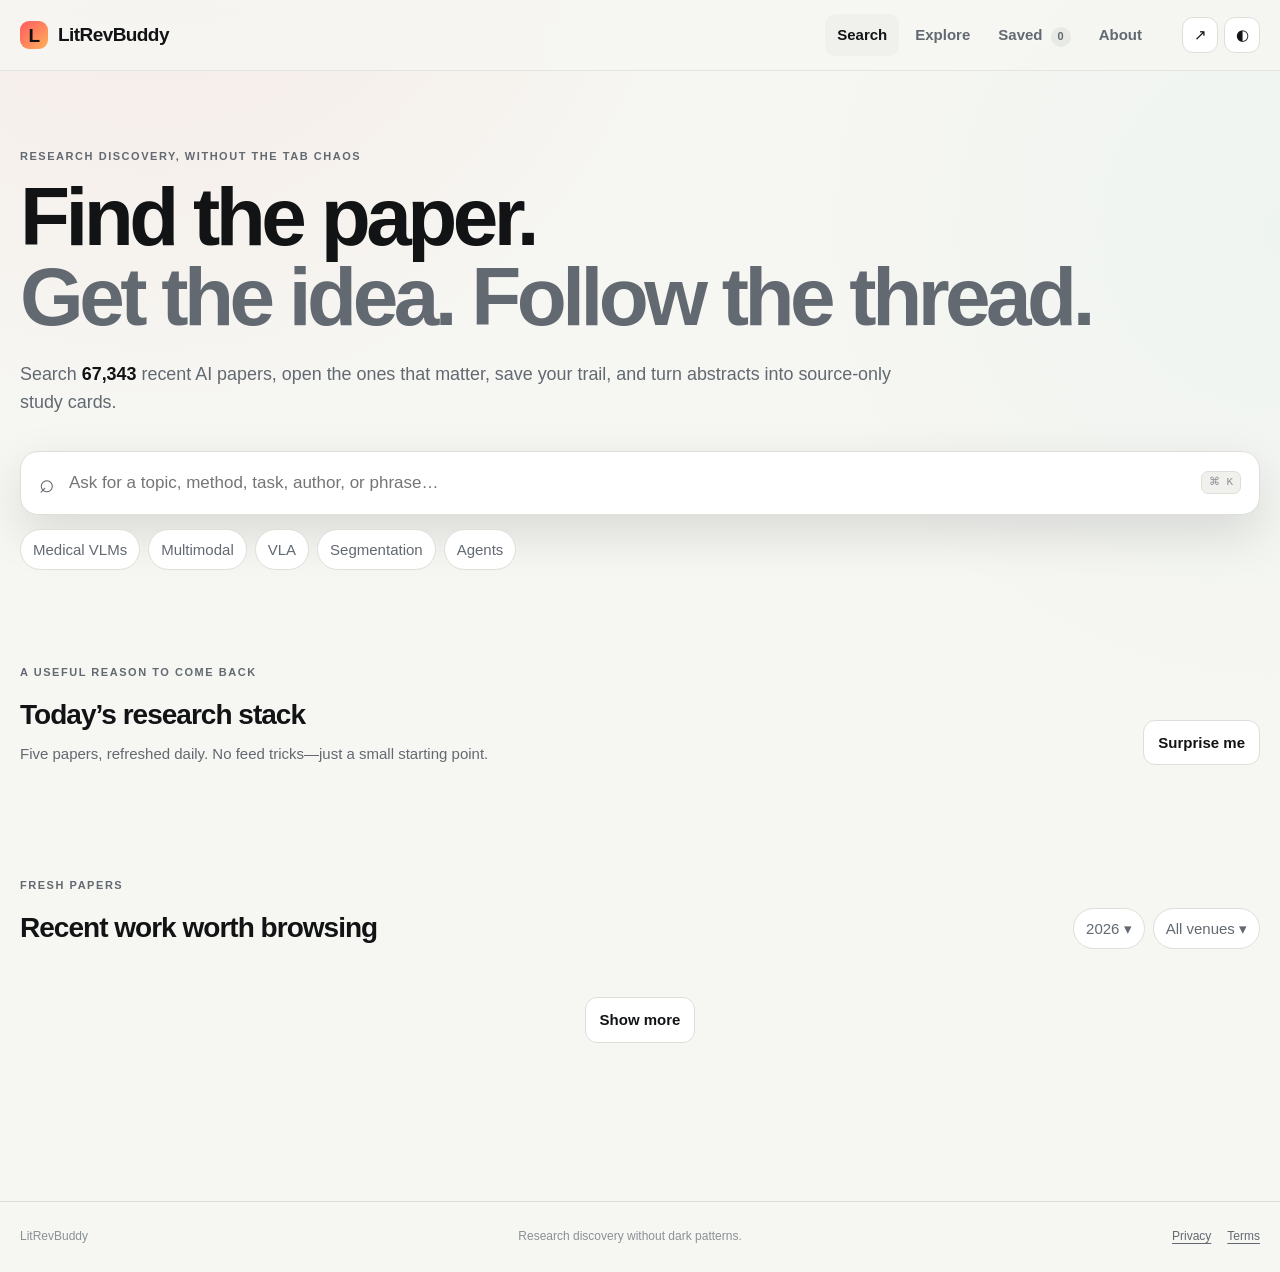
<file: web/index.html>
<!doctype html>
<html lang="en">
<head>
  <meta charset="utf-8" />
  <meta name="viewport" content="width=device-width,initial-scale=1,viewport-fit=cover" />
  <meta name="theme-color" content="#0b0d10" />
  <meta name="description" content="Search, understand, and connect recent AI research." />
  <meta name="referrer" content="no-referrer" />
  <title>LitRevBuddy — Find the paper. Get the idea. Follow the thread.</title>
  <link rel="manifest" href="./manifest.webmanifest" />
  <link rel="stylesheet" href="./styles.css" />
</head>
<body>
  <a class="skip-link" href="#main">Skip to content</a>

  <header class="site-header" id="siteHeader">
    <div class="shell header-inner">
      <button class="brand" data-route="search" aria-label="LitRevBuddy home">
        <span class="brand-mark">L</span>
        <span>LitRevBuddy</span>
      </button>

      <nav class="nav" aria-label="Primary">
        <button data-route="search" class="nav-link active">Search</button>
        <button data-route="explore" class="nav-link">Explore</button>
        <button data-route="saved" class="nav-link">Saved <span id="savedCount" class="nav-count">0</span></button>
        <button data-route="about" class="nav-link">About</button>
      </nav>

      <div class="header-actions">
        <button class="icon-btn" id="surpriseHeader" title="Surprise me" aria-label="Surprise me">↗</button>
        <button class="icon-btn" id="themeToggle" title="Toggle theme" aria-label="Toggle theme">◐</button>
      </div>
    </div>
  </header>

  <main id="main" class="shell page" tabindex="-1">
    <section id="searchView" class="view active" data-view="search">
      <div class="hero">
        <div class="eyebrow">Research discovery, without the tab chaos</div>
        <h1>Find the paper.<br><span>Get the idea. Follow the thread.</span></h1>
        <p class="hero-copy">Search <strong id="paperCountHero">67,343</strong> recent AI papers, open the ones that matter, save your trail, and turn abstracts into source-only study cards.</p>

        <div class="search-shell">
          <span class="search-icon" aria-hidden="true">⌕</span>
          <input id="searchInput" type="search" autocomplete="off" spellcheck="false"
            placeholder="Ask for a topic, method, task, author, or phrase…" aria-label="Search papers" />
          <kbd>⌘ K</kbd>
        </div>

        <div class="quick-row" aria-label="Suggested searches">
          <button class="chip" data-query="medical vision-language models">Medical VLMs</button>
          <button class="chip" data-query="multimodal learning">Multimodal</button>
          <button class="chip" data-query="robot policy vision language action">VLA</button>
          <button class="chip" data-query="foundation models segmentation">Segmentation</button>
          <button class="chip" data-query="agent reasoning planning">Agents</button>
        </div>
      </div>

      <section class="daily-section" id="dailySection">
        <div class="section-heading">
          <div>
            <div class="eyebrow">A useful reason to come back</div>
            <h2>Today’s research stack</h2>
            <p>Five papers, refreshed daily. No feed tricks—just a small starting point.</p>
          </div>
          <button class="secondary-btn" id="surpriseBtn">Surprise me</button>
        </div>
        <div id="dailyStack" class="card-grid"></div>
      </section>

      <section class="results-section" id="resultsSection">
        <div class="results-toolbar">
          <div>
            <div class="eyebrow" id="resultsEyebrow">Fresh papers</div>
            <h2 id="resultsTitle">Recent work worth browsing</h2>
          </div>
          <div class="toolbar-actions">
            <button id="yearFilterBtn" class="filter-btn">2026 ▾</button>
            <button id="venueFilterBtn" class="filter-btn">All venues ▾</button>
          </div>
        </div>

        <div id="activeFilters" class="active-filters" aria-live="polite"></div>
        <div id="resultsList" class="paper-list"></div>
        <div class="load-row">
          <button class="secondary-btn" id="loadMoreBtn">Show more</button>
        </div>
      </section>
    </section>

    <section id="exploreView" class="view" data-view="explore">
      <div class="page-hero compact">
        <div class="eyebrow">Explore the landscape</div>
        <h1>Move by idea, not by citation count.</h1>
        <p>Browse automatically discovered research themes or click the map to jump into a neighborhood.</p>
      </div>

      <div class="explore-tabs" role="tablist">
        <button class="tab-btn active" data-explore-tab="topics">Topics</button>
        <button class="tab-btn" data-explore-tab="map">Topic map</button>
        <button class="tab-btn" data-explore-tab="citations">Citation map</button>
        <button class="tab-btn" data-explore-tab="knowledge">Knowledge map</button>
      </div>

      <div id="topicsPanel" class="explore-panel active">
        <div id="topicGrid" class="topic-grid"></div>
      </div>
      <div id="mapPanel" class="explore-panel">
        <div class="map-card">
          <canvas id="topicMap" aria-label="Interactive topic map"></canvas>
          <div id="mapTooltip" class="map-tooltip" hidden></div>
        </div>
        <p class="microcopy">Each dot is a paper. Nearby dots share similar topic features. Click a dot to open it.</p>
      </div>

      <div id="citationsPanel" class="explore-panel">
        <div class="citation-toolbar">
          <div>
            <div class="eyebrow">Bibliographic network</div>
            <h2>Citation map</h2>
            <p id="citationStatus">Looking for published citation data…</p>
          </div>
          <div class="citation-actions">
            <input id="citationSearch" type="search" placeholder="Find a seed or cited paper…" aria-label="Search citation graph" />
            <select id="citationRelationFilter" aria-label="Citation view">
              <option value="neighborhood">Citation neighborhood</option>
              <option value="direct">Direct seed citations</option>
              <option value="shared">Shared references</option>
            </select>
            <label class="secondary-btn upload-btn">Open citation graph
              <input id="citationGraphUpload" type="file" accept=".json,application/json" hidden />
            </label>
          </div>
        </div>
        <div class="citation-layout">
          <div class="map-card citation-map-card">
            <canvas id="citationMap" aria-label="Interactive citation graph"></canvas>
            <div id="citationTooltip" class="map-tooltip" hidden></div>
          </div>
          <aside id="citationDetails" class="citation-details">
            <div class="empty compact-empty">Select a node to inspect its relationships.</div>
          </aside>
        </div>
        <p class="microcopy">Every edge is an explicit bibliographic citation. The neighborhood view adds older papers cited by multiple LitRevBuddy seeds; it does not infer similarity or citation relationships. Uploaded JSON stays only in this page's memory.</p>
      </div>

      <div id="knowledgePanel" class="explore-panel">
        <div class="knowledge-intro">
          <div class="eyebrow">Semantic research graph</div>
          <h2>Knowledge map</h2>
          <p>Graphify will add concept, method, dataset, task, and other semantic relationships on top of LitRevBuddy abstracts and the verified citation network. This view will be enabled after the first local Graphify corpus is generated and validated.</p>
          <div class="knowledge-flow">
            <span>LitRevBuddy abstracts</span><strong>+</strong><span>verified citations</span><strong>→</strong><span>Graphify</span><strong>→</strong><span>knowledge map</span>
          </div>
        </div>
      </div>
    </section>

    <section id="savedView" class="view" data-view="saved">
      <div class="page-hero compact">
        <div class="eyebrow">Your library</div>
        <h1>Keep the thread.</h1>
        <p>Saved papers and reading history exist only for this open page. Refresh or close it and they are gone. No account required.</p>
      </div>
      <div id="savedList" class="paper-list"></div>
      <div id="recentSection" class="recent-section">
        <div class="section-heading small">
          <div>
            <div class="eyebrow">Reading trail</div>
            <h2>Recently opened</h2>
          </div>
        </div>
        <div id="recentList" class="paper-list compact-list"></div>
      </div>
    </section>

    <section id="aboutView" class="view" data-view="about">
      <div class="page-hero compact about-hero">
        <div class="eyebrow">About</div>
        <h1>Built for the moment between “I found it” and “I understand it.”</h1>
        <p>LitRevBuddy indexes recent papers across major AI and medical-AI venues, then makes it easier to search, explore, connect, and study them.</p>
      </div>

      <div class="principle-grid">
        <article><span>01</span><h3>Search first</h3><p>Get to a useful paper quickly. Filters stay secondary until you need them.</p></article>
        <article><span>02</span><h3>Source first</h3><p>Built-in Stories use sentences from the paper abstract. AI is optional, not required for trust.</p></article>
        <article><span>03</span><h3>Follow the thread</h3><p>Related papers, topics, saved work, and recent history keep context from disappearing between tabs.</p></article>
      </div>

      <div id="coverageStats" class="stats-grid"></div>

      <section class="privacy-card">
        <div class="eyebrow">Privacy by design</div>
        <h2>No account. No analytics. No subscription.</h2>
        <p>LitRevBuddy does not operate a user database, set cookies, run analytics, create accounts, sell data, or enroll visitors in subscriptions. Search terms, saved papers, reading history, and API keys are kept only in page memory and disappear when the page is refreshed or closed.</p>
        <p>GitHub Pages hosts this static site. External paper links and the optional OpenRouter AI mode are third-party services with their own privacy practices. AI mode never runs without an explicit user action.</p>
        <div class="legal-links">
          <a href="./privacy.html">Privacy notice</a>
          <a href="./terms.html">Terms & research-use notice</a>
        </div>
      </section>

      <div class="shortcut-card">
        <h3>Keyboard</h3>
        <div><kbd>/</kbd><span>Focus search</span></div>
        <div><kbd>J</kbd><span>Next result</span></div>
        <div><kbd>K</kbd><span>Previous result</span></div>
        <div><kbd>Enter</kbd><span>Open highlighted paper</span></div>
        <div><kbd>S</kbd><span>Save highlighted paper</span></div>
      </div>
    </section>
  </main>

  <aside id="paperDrawer" class="drawer" aria-hidden="true" aria-label="Paper details" role="dialog" aria-modal="true">
    <div class="drawer-backdrop" data-close-drawer></div>
    <div class="drawer-panel">
      <button class="drawer-close" data-close-drawer aria-label="Close paper">×</button>
      <div id="drawerContent"></div>
    </div>
  </aside>

  <aside id="storyModal" class="story-modal" aria-hidden="true" aria-label="Paper story" role="dialog" aria-modal="true">
    <div class="story-backdrop" data-close-story></div>
    <div class="story-panel">
      <div class="story-topbar">
        <button class="story-close" data-close-story>← Back to paper</button>
        <div class="story-mode-actions">
          <button id="extractiveStoryBtn" class="mode-btn active">Quick story</button>
          <button id="deepStoryBtn" class="mode-btn">Deep story</button>
          <button id="aiStoryBtn" class="mode-btn">AI story</button>
        </div>
      </div>
      <div id="storyContent"></div>
    </div>
  </aside>

  <div id="menuPopover" class="popover" hidden></div>
  <div id="toast" class="toast" role="status" aria-live="polite"></div>

  <footer class="site-footer">
    <div class="shell footer-inner">
      <span>LitRevBuddy</span>
      <span>Research discovery without dark patterns.</span>
      <span class="footer-links"><a href="./privacy.html">Privacy</a><a href="./terms.html">Terms</a></span>
    </div>
  </footer>

  <script type="module" src="./app.js"></script>
</body>
</html>
</file>
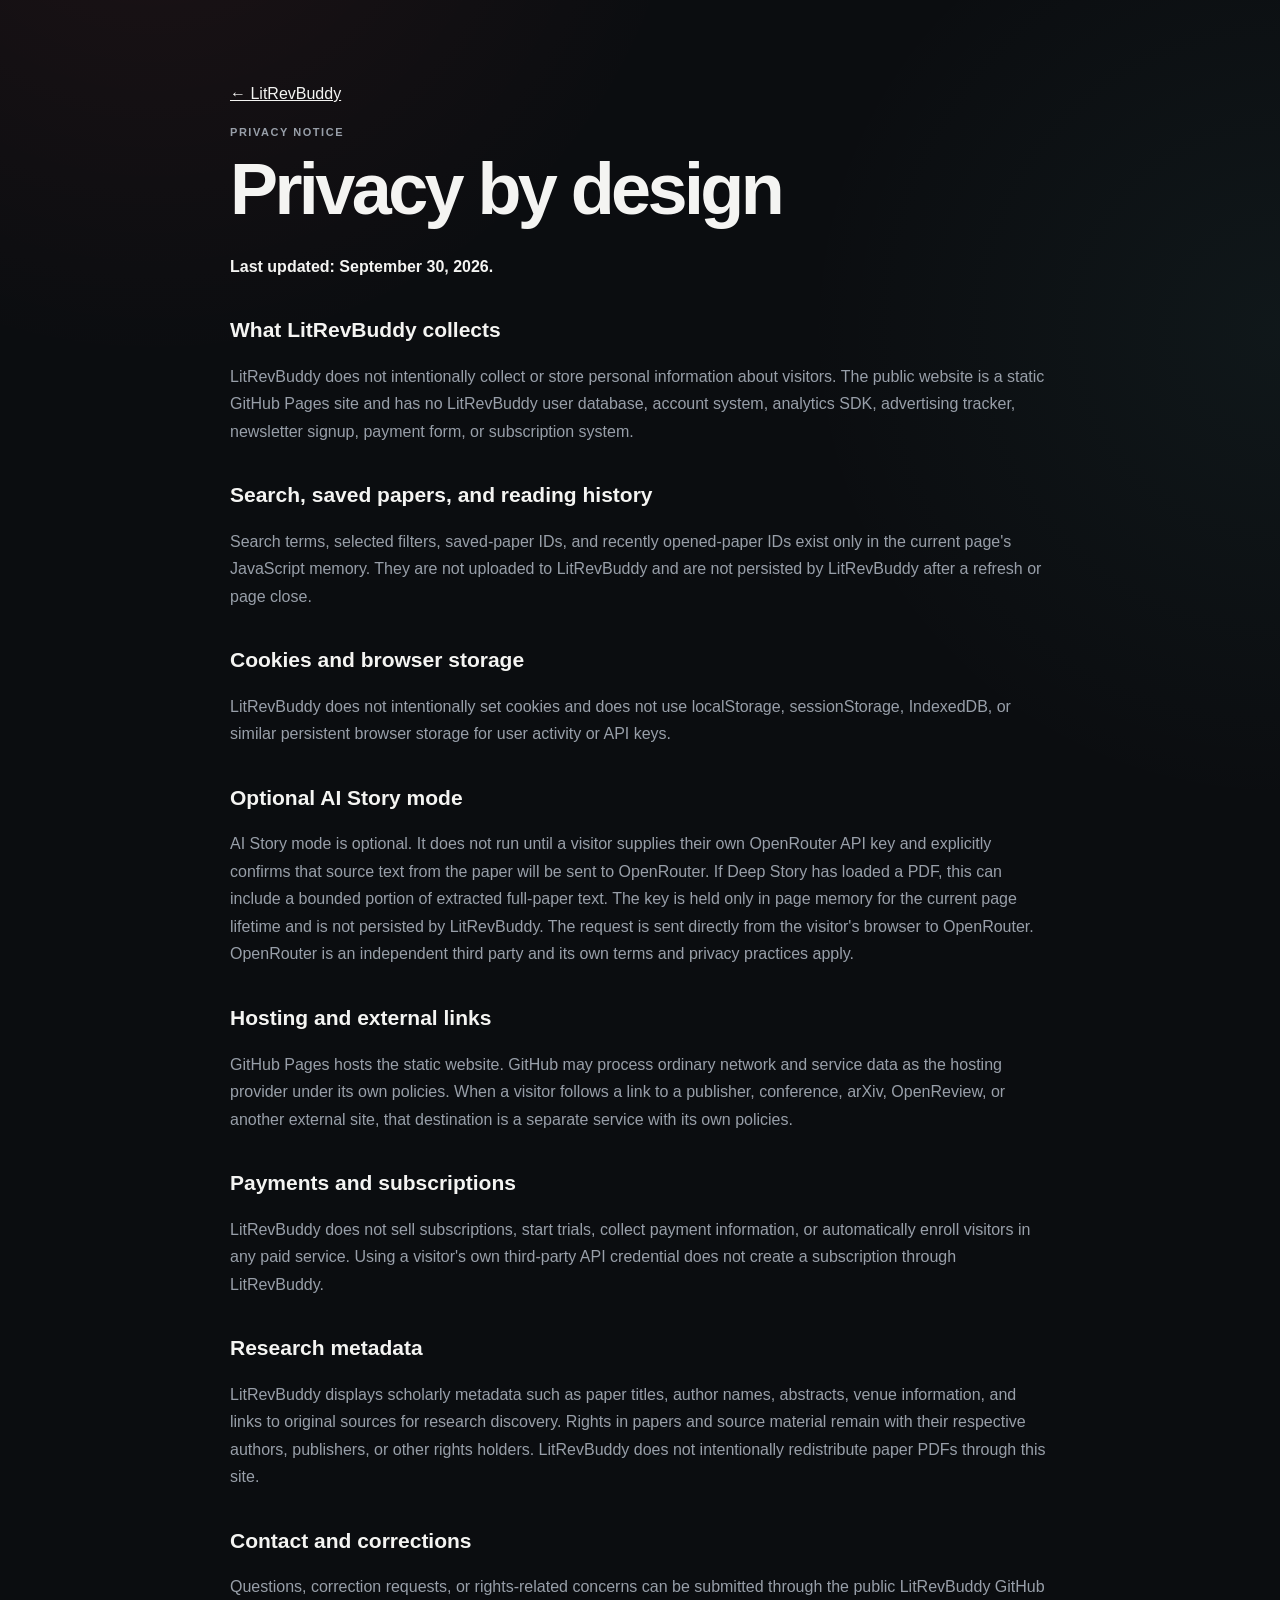
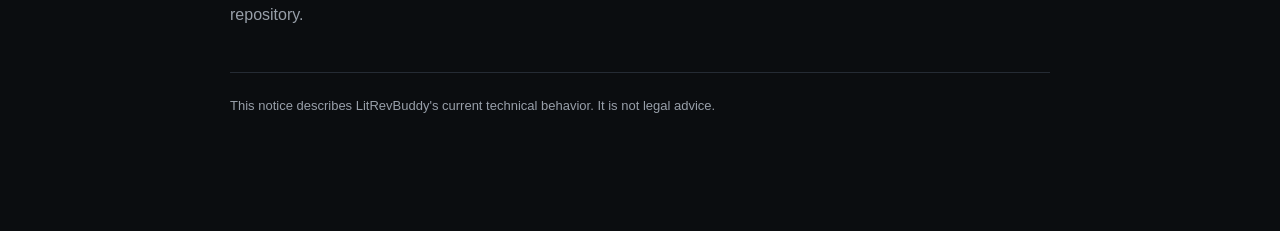
<file: web/privacy.html>
<!doctype html>
<html lang="en">
<head>
  <meta charset="utf-8" />
  <meta name="viewport" content="width=device-width,initial-scale=1" />
  <meta name="referrer" content="no-referrer" />
  <meta name="robots" content="index,follow" />
  <title>Privacy — LitRevBuddy</title>
  <link rel="stylesheet" href="./styles.css" />
</head>
<body>
  <main class="shell legal-page">
    <p><a href="./">← LitRevBuddy</a></p>
    <div class="eyebrow">Privacy notice</div>
    <h1>Privacy by design</h1>
    <p><strong>Last updated: September 30, 2026.</strong></p>

    <h2>What LitRevBuddy collects</h2>
    <p>LitRevBuddy does not intentionally collect or store personal information about visitors. The public website is a static GitHub Pages site and has no LitRevBuddy user database, account system, analytics SDK, advertising tracker, newsletter signup, payment form, or subscription system.</p>

    <h2>Search, saved papers, and reading history</h2>
    <p>Search terms, selected filters, saved-paper IDs, and recently opened-paper IDs exist only in the current page's JavaScript memory. They are not uploaded to LitRevBuddy and are not persisted by LitRevBuddy after a refresh or page close.</p>

    <h2>Cookies and browser storage</h2>
    <p>LitRevBuddy does not intentionally set cookies and does not use localStorage, sessionStorage, IndexedDB, or similar persistent browser storage for user activity or API keys.</p>

    <h2>Optional AI Story mode</h2>
    <p>AI Story mode is optional. It does not run until a visitor supplies their own OpenRouter API key and explicitly confirms that source text from the paper will be sent to OpenRouter. If Deep Story has loaded a PDF, this can include a bounded portion of extracted full-paper text. The key is held only in page memory for the current page lifetime and is not persisted by LitRevBuddy. The request is sent directly from the visitor's browser to OpenRouter. OpenRouter is an independent third party and its own terms and privacy practices apply.</p>

    <h2>Hosting and external links</h2>
    <p>GitHub Pages hosts the static website. GitHub may process ordinary network and service data as the hosting provider under its own policies. When a visitor follows a link to a publisher, conference, arXiv, OpenReview, or another external site, that destination is a separate service with its own policies.</p>

    <h2>Payments and subscriptions</h2>
    <p>LitRevBuddy does not sell subscriptions, start trials, collect payment information, or automatically enroll visitors in any paid service. Using a visitor's own third-party API credential does not create a subscription through LitRevBuddy.</p>

    <h2>Research metadata</h2>
    <p>LitRevBuddy displays scholarly metadata such as paper titles, author names, abstracts, venue information, and links to original sources for research discovery. Rights in papers and source material remain with their respective authors, publishers, or other rights holders. LitRevBuddy does not intentionally redistribute paper PDFs through this site.</p>

    <h2>Contact and corrections</h2>
    <p>Questions, correction requests, or rights-related concerns can be submitted through the public LitRevBuddy GitHub repository.</p>

    <p class="legal-note">This notice describes LitRevBuddy's current technical behavior. It is not legal advice.</p>
  </main>
</body>
</html>
</file>
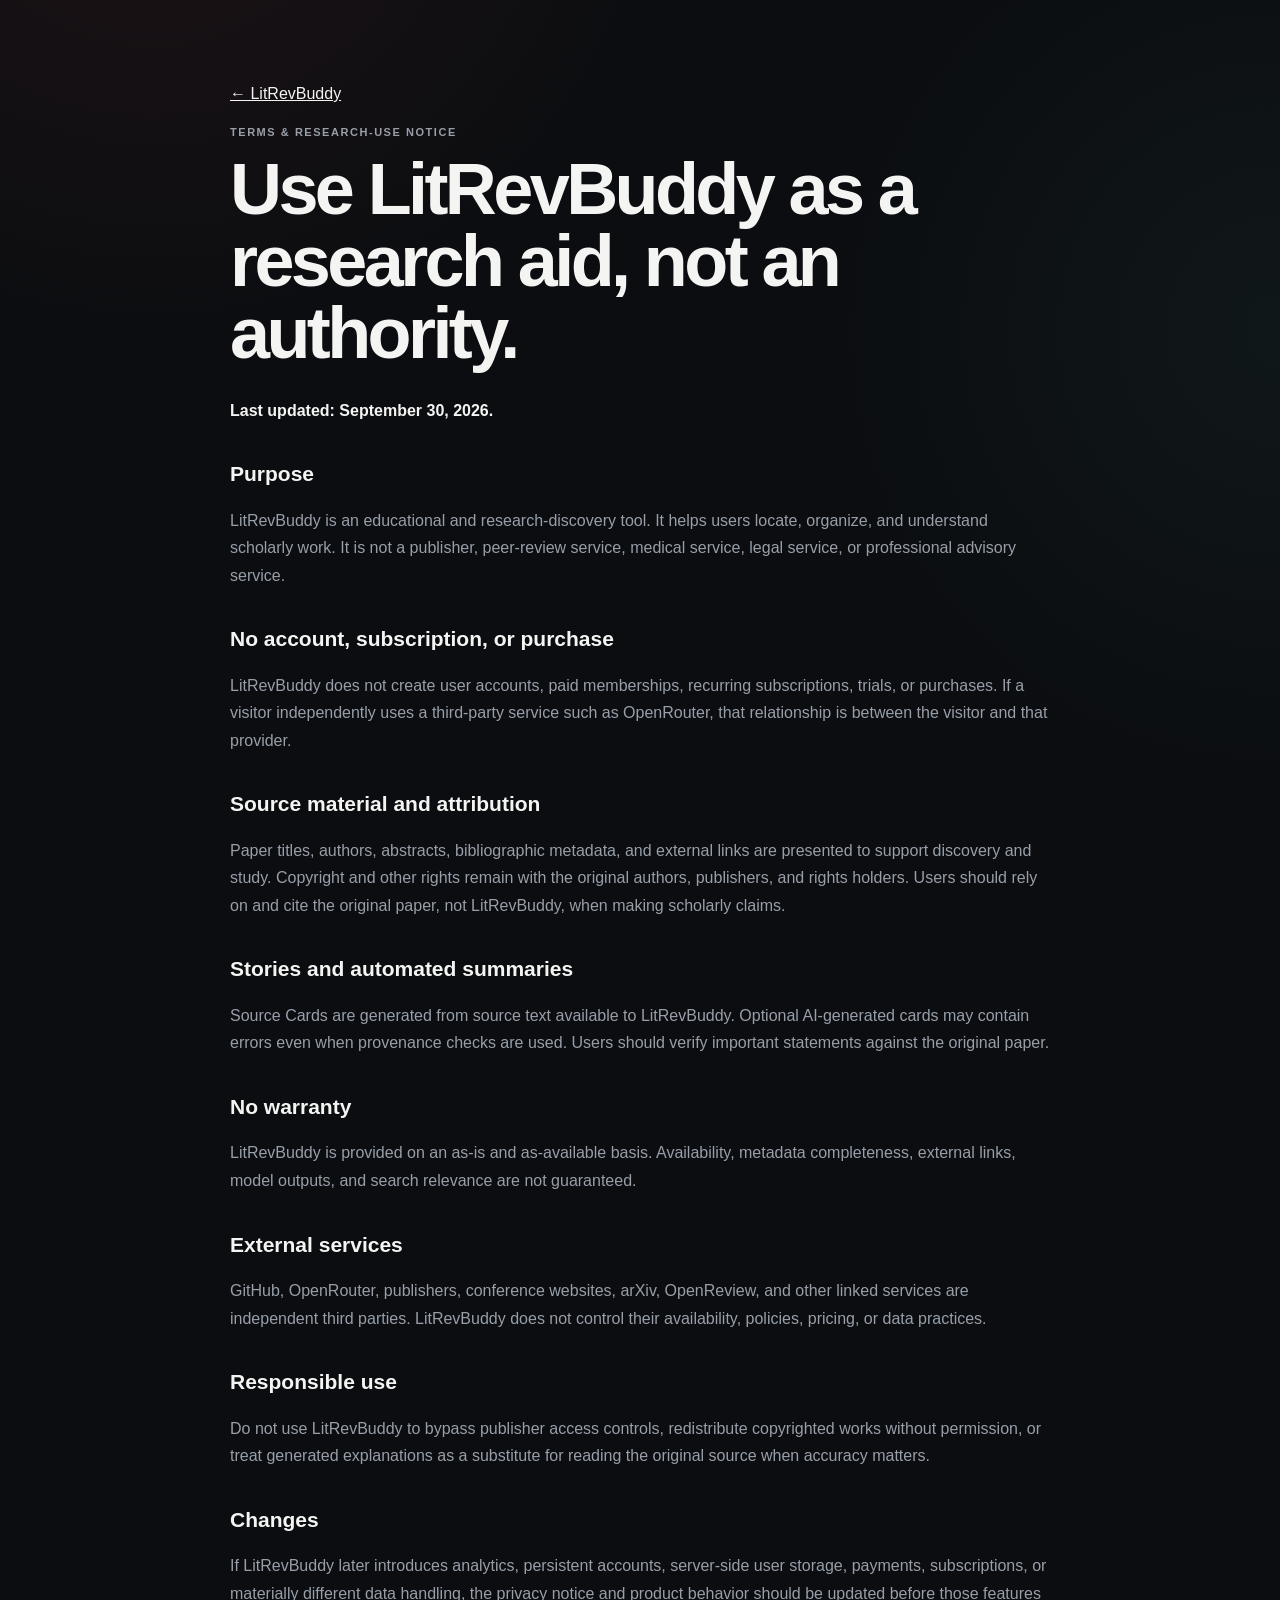
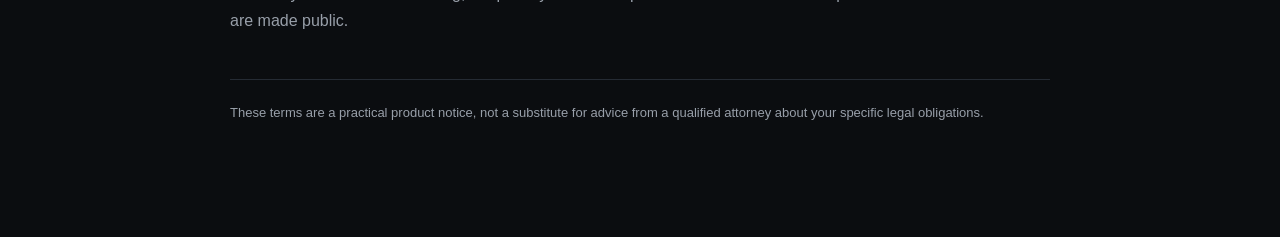
<file: web/terms.html>
<!doctype html>
<html lang="en">
<head>
  <meta charset="utf-8" />
  <meta name="viewport" content="width=device-width,initial-scale=1" />
  <meta name="referrer" content="no-referrer" />
  <title>Terms — LitRevBuddy</title>
  <link rel="stylesheet" href="./styles.css" />
</head>
<body>
  <main class="shell legal-page">
    <p><a href="./">← LitRevBuddy</a></p>
    <div class="eyebrow">Terms & research-use notice</div>
    <h1>Use LitRevBuddy as a research aid, not an authority.</h1>
    <p><strong>Last updated: September 30, 2026.</strong></p>

    <h2>Purpose</h2>
    <p>LitRevBuddy is an educational and research-discovery tool. It helps users locate, organize, and understand scholarly work. It is not a publisher, peer-review service, medical service, legal service, or professional advisory service.</p>

    <h2>No account, subscription, or purchase</h2>
    <p>LitRevBuddy does not create user accounts, paid memberships, recurring subscriptions, trials, or purchases. If a visitor independently uses a third-party service such as OpenRouter, that relationship is between the visitor and that provider.</p>

    <h2>Source material and attribution</h2>
    <p>Paper titles, authors, abstracts, bibliographic metadata, and external links are presented to support discovery and study. Copyright and other rights remain with the original authors, publishers, and rights holders. Users should rely on and cite the original paper, not LitRevBuddy, when making scholarly claims.</p>

    <h2>Stories and automated summaries</h2>
    <p>Source Cards are generated from source text available to LitRevBuddy. Optional AI-generated cards may contain errors even when provenance checks are used. Users should verify important statements against the original paper.</p>

    <h2>No warranty</h2>
    <p>LitRevBuddy is provided on an as-is and as-available basis. Availability, metadata completeness, external links, model outputs, and search relevance are not guaranteed.</p>

    <h2>External services</h2>
    <p>GitHub, OpenRouter, publishers, conference websites, arXiv, OpenReview, and other linked services are independent third parties. LitRevBuddy does not control their availability, policies, pricing, or data practices.</p>

    <h2>Responsible use</h2>
    <p>Do not use LitRevBuddy to bypass publisher access controls, redistribute copyrighted works without permission, or treat generated explanations as a substitute for reading the original source when accuracy matters.</p>

    <h2>Changes</h2>
    <p>If LitRevBuddy later introduces analytics, persistent accounts, server-side user storage, payments, subscriptions, or materially different data handling, the privacy notice and product behavior should be updated before those features are made public.</p>

    <p class="legal-note">These terms are a practical product notice, not a substitute for advice from a qualified attorney about your specific legal obligations.</p>
  </main>
</body>
</html>
</file>
<file: web/styles.css>
:root{
  color-scheme:dark;
  --bg:#0b0d10;
  --surface:#111419;
  --surface-2:#171b21;
  --surface-3:#1d222a;
  --text:#f4f4f2;
  --muted:#989fa9;
  --faint:#69717c;
  --line:#252b34;
  --accent:#ff5a5f;
  --accent-2:#ffb15a;
  --cyan:#68d7d2;
  --shadow:0 30px 80px rgba(0,0,0,.32);
  --radius:18px;
  --shell:1480px;
}
:root[data-theme="light"]{
  color-scheme:light;
  --bg:#f6f6f2;
  --surface:#ffffff;
  --surface-2:#f0f1ed;
  --surface-3:#e8eae5;
  --text:#111315;
  --muted:#626971;
  --faint:#8a9096;
  --line:#dedfd9;
  --shadow:0 28px 70px rgba(28,35,42,.12);
}
*{box-sizing:border-box}
html{scroll-behavior:smooth}
body{
  margin:0;
  background:
    radial-gradient(circle at 12% -10%,rgba(255,90,95,.08),transparent 34rem),
    radial-gradient(circle at 100% 18%,rgba(104,215,210,.05),transparent 30rem),
    var(--bg);
  color:var(--text);
  font:15px/1.55 Inter,ui-sans-serif,-apple-system,BlinkMacSystemFont,"Segoe UI",sans-serif;
  min-height:100vh;
}
button,input{font:inherit}
button{color:inherit}
a{color:inherit}
::selection{background:rgba(255,90,95,.35)}
.skip-link{position:fixed;left:1rem;top:-5rem;background:var(--text);color:var(--bg);padding:.7rem 1rem;border-radius:10px;z-index:999}
.skip-link:focus{top:1rem}
.shell{width:min(calc(100% - 40px),var(--shell));margin:0 auto}
.site-header{
  position:sticky;top:0;z-index:40;
  background:color-mix(in srgb,var(--bg) 84%,transparent);
  backdrop-filter:blur(18px);
  border-bottom:1px solid color-mix(in srgb,var(--line) 70%,transparent);
}
.header-inner{height:70px;display:flex;align-items:center;gap:28px}
.brand{display:flex;align-items:center;gap:10px;border:0;background:none;padding:0;font-size:19px;font-weight:820;letter-spacing:-.03em;cursor:pointer}
.brand-mark{display:grid;place-items:center;width:28px;height:28px;border-radius:9px;background:linear-gradient(135deg,var(--accent),var(--accent-2));color:#111;font-weight:900}
.nav{display:flex;gap:4px;margin-left:auto}
.nav-link{border:0;background:none;padding:9px 12px;border-radius:10px;color:var(--muted);cursor:pointer;font-weight:650}
.nav-link:hover,.nav-link.active{background:var(--surface-2);color:var(--text)}
.nav-count{display:inline-grid;place-items:center;min-width:20px;height:20px;padding:0 5px;border-radius:99px;background:var(--surface-3);font-size:11px;margin-left:4px}
.header-actions{display:flex;gap:6px}
.icon-btn{width:36px;height:36px;border:1px solid var(--line);border-radius:11px;background:var(--surface);cursor:pointer}
.icon-btn:hover{transform:translateY(-1px);border-color:var(--faint)}
.page{min-height:calc(100vh - 140px);padding-bottom:90px}
#main:focus{outline:none}
.view{display:none;animation:fade .22s ease}
.view.active{display:block}
@keyframes fade{from{opacity:0;transform:translateY(4px)}to{opacity:1;transform:none}}
.hero{
  padding:clamp(48px,6vw,82px) 0 clamp(30px,4vw,48px);
  width:100%;
  max-width:none
}
.eyebrow{text-transform:uppercase;letter-spacing:.14em;font-size:11px;font-weight:800;color:var(--muted);margin-bottom:12px}
.hero h1,.page-hero h1{
  margin:0;letter-spacing:-.055em;line-height:.98;font-size:clamp(44px,6.4vw,88px);font-weight:850;
}
.hero h1{max-width:1280px}
.hero .hero-copy{max-width:900px}
.hero h1 span{color:var(--muted)}
.hero-copy{
  font-size:clamp(16px,1.4vw,19px);
  max-width:820px;
  color:var(--muted);
  margin:24px 0 34px
}
.hero-copy strong{color:var(--text)}
.search-shell{
  width:100%;
  height:64px;display:grid;grid-template-columns:auto 1fr auto;align-items:center;gap:12px;
  padding:0 18px;border:1px solid var(--line);background:var(--surface);border-radius:18px;
  box-shadow:0 18px 50px rgba(0,0,0,.12);transition:.2s ease;
}
.search-shell:focus-within{border-color:color-mix(in srgb,var(--accent) 65%,var(--line));box-shadow:0 0 0 4px rgba(255,90,95,.08),0 22px 60px rgba(0,0,0,.16);transform:translateY(-1px)}
.search-icon{font-size:26px;color:var(--muted)}
.search-shell input{width:100%;border:0;outline:0;background:transparent;color:var(--text);font-size:17px}
.search-shell kbd{color:var(--faint)}
kbd{border:1px solid var(--line);background:var(--surface-2);border-radius:7px;padding:2px 7px;font-size:11px;color:var(--muted)}
.quick-row{display:flex;gap:8px;flex-wrap:wrap;margin-top:14px}
.chip,.filter-btn,.mode-btn,.tab-btn{
  border:1px solid var(--line);background:var(--surface);border-radius:999px;padding:8px 12px;cursor:pointer;color:var(--muted)
}
.chip:hover,.filter-btn:hover,.mode-btn:hover,.tab-btn:hover,.mode-btn.active,.tab-btn.active{color:var(--text);border-color:var(--faint);background:var(--surface-2)}
.daily-section,.results-section{padding:clamp(26px,4vw,46px) 0;width:100%}
.section-heading,.results-toolbar{display:flex;align-items:end;justify-content:space-between;gap:24px;margin-bottom:20px}
.section-heading h2,.results-toolbar h2{margin:0;font-size:28px;letter-spacing:-.035em}
.section-heading p{margin:5px 0 0;color:var(--muted)}
.section-heading.small h2{font-size:23px}
.secondary-btn{
  border:1px solid var(--line);background:var(--surface);border-radius:12px;padding:10px 14px;cursor:pointer;font-weight:700
}
.secondary-btn:hover{border-color:var(--faint);transform:translateY(-1px)}
.card-grid{
  display:grid;
  grid-template-columns:repeat(auto-fit,minmax(220px,1fr));
  gap:clamp(12px,1.3vw,18px)
}
.daily-card{
  position:relative;min-height:260px;display:flex;flex-direction:column;padding:18px;border:1px solid var(--line);border-radius:var(--radius);
  background:linear-gradient(155deg,var(--surface-2),var(--surface));cursor:pointer;overflow:hidden;transition:.2s ease
}
.daily-card:hover{transform:translateY(-4px);border-color:var(--faint);box-shadow:var(--shadow)}
.daily-card .number{font-size:11px;color:var(--faint);font-weight:800}
.daily-card h3{font-size:17px;line-height:1.25;letter-spacing:-.025em;margin:22px 0 10px}
.daily-card p{font-size:13px;color:var(--muted);display:-webkit-box;-webkit-line-clamp:4;-webkit-box-orient:vertical;overflow:hidden}
.daily-card .meta{margin-top:auto;font-size:11px;color:var(--faint)}
.toolbar-actions{display:flex;gap:8px}
.paper-list{display:flex;flex-direction:column;gap:10px}
.paper-card{
  position:relative;display:grid;grid-template-columns:minmax(0,1fr) auto;gap:clamp(18px,3vw,36px);
  padding:clamp(18px,2vw,26px) clamp(18px,2.2vw,30px);
  border:1px solid var(--line);border-radius:16px;background:color-mix(in srgb,var(--surface) 94%,transparent);
  transition:.18s ease
}
.paper-card>div:first-child{max-width:1050px}
.paper-card:hover,.paper-card.keyboard-active{border-color:var(--faint);background:var(--surface-2);transform:translateY(-1px)}
.paper-meta{display:flex;gap:8px;align-items:center;color:var(--faint);font-size:12px;flex-wrap:wrap}
.paper-meta .score{color:var(--accent)}
.paper-card h3{font-size:18px;line-height:1.28;letter-spacing:-.025em;margin:7px 0 7px;cursor:pointer}
.paper-card h3:hover{text-decoration:underline;text-decoration-color:var(--accent);text-underline-offset:4px}
.paper-card p{margin:0;color:var(--muted);display:-webkit-box;-webkit-line-clamp:2;-webkit-box-orient:vertical;overflow:hidden}
.paper-actions{display:flex;align-items:center;gap:8px}
.paper-actions button{white-space:nowrap}
.action-btn{border:1px solid var(--line);background:transparent;border-radius:10px;padding:9px 11px;cursor:pointer}
.action-btn.primary{background:var(--text);color:var(--bg);border-color:var(--text);font-weight:750}
.action-btn.saved{color:var(--accent);border-color:color-mix(in srgb,var(--accent) 50%,var(--line))}
.load-row{text-align:center;padding:22px 0}
.active-filters{display:flex;gap:8px;flex-wrap:wrap;margin:-8px 0 14px}
.filter-pill{font-size:12px;padding:6px 9px;border-radius:999px;background:var(--surface-2);color:var(--muted)}
.page-hero.compact{padding:clamp(52px,6vw,78px) 0 36px;max-width:1120px}
.page-hero.compact h1{font-size:clamp(42px,6vw,68px)}
.page-hero.compact p{font-size:18px;color:var(--muted);max-width:720px}
.explore-tabs{display:flex;gap:8px;margin:10px 0 20px}
.explore-panel{display:none}.explore-panel.active{display:block}
.topic-grid{
  display:grid;
  grid-template-columns:repeat(auto-fit,minmax(280px,1fr));
  gap:clamp(12px,1.3vw,18px)
}
.topic-card{padding:18px;border:1px solid var(--line);border-radius:15px;background:var(--surface);cursor:pointer;min-height:150px}
.topic-card:hover{border-color:var(--faint);transform:translateY(-2px)}
.topic-card .topic-count{font-size:12px;color:var(--faint)}
.topic-card h3{margin:24px 0 8px;font-size:17px;line-height:1.25}
.topic-card p{margin:0;color:var(--muted);font-size:13px}
.map-card{position:relative;border:1px solid var(--line);border-radius:18px;background:var(--surface);overflow:hidden}
#topicMap{display:block;width:100%;height:620px}
.map-tooltip{position:absolute;pointer-events:none;max-width:280px;padding:9px 11px;border-radius:9px;background:var(--text);color:var(--bg);font-size:12px;box-shadow:var(--shadow)}
.microcopy{color:var(--faint);font-size:12px}
.recent-section{padding:48px 0}
.compact-list .paper-card p{display:none}
.about-hero{max-width:980px}
.principle-grid{
  display:grid;
  grid-template-columns:repeat(auto-fit,minmax(260px,1fr));
  gap:clamp(12px,1.3vw,18px);
  margin:20px 0 50px
}
.principle-grid article{border:1px solid var(--line);border-radius:16px;padding:22px;background:var(--surface)}
.principle-grid article>span{font-size:11px;color:var(--accent);font-weight:800}
.principle-grid h3{font-size:20px;margin:28px 0 7px}
.principle-grid p{color:var(--muted);margin:0}
.stats-grid{
  display:grid;
  grid-template-columns:repeat(auto-fit,minmax(180px,1fr));
  gap:10px;
  margin:20px 0 40px
}
.stat{padding:18px;border-top:1px solid var(--line)}
.stat strong{display:block;font-size:30px;letter-spacing:-.04em}.stat span{color:var(--muted)}
.shortcut-card{max-width:560px;border:1px solid var(--line);border-radius:16px;padding:20px;background:var(--surface)}
.shortcut-card div{display:grid;grid-template-columns:64px 1fr;align-items:center;padding:7px 0;color:var(--muted)}
.drawer,.story-modal{position:fixed;inset:0;z-index:80;display:none}
.drawer.open,.story-modal.open{display:block}
.drawer-backdrop,.story-backdrop{position:absolute;inset:0;background:rgba(0,0,0,.62);backdrop-filter:blur(3px)}
.drawer-panel{
  position:absolute;left:50%;top:50%;transform:translate(-50%,-50%);
  width:min(900px,calc(100% - 40px));max-height:min(88vh,920px);
  background:var(--bg);border:1px solid var(--line);border-radius:24px;
  overflow:auto;padding:34px;box-shadow:var(--shadow);animation:modalIn .22s ease
}
@keyframes modalIn{
  from{transform:translate(-50%,-47%) scale(.985);opacity:.55}
  to{transform:translate(-50%,-50%) scale(1);opacity:1}
}
.drawer-close{position:sticky;top:0;float:right;width:38px;height:38px;border:1px solid var(--line);border-radius:12px;background:var(--surface);cursor:pointer;z-index:2}
.drawer-meta{color:var(--accent);font-size:12px;font-weight:750;margin-top:34px}
.drawer-title{font-size:clamp(32px,5vw,52px);line-height:1.03;letter-spacing:-.05em;margin:12px 0 14px}
.drawer-authors{color:var(--muted)}
.drawer-actions{display:flex;gap:8px;flex-wrap:wrap;margin:22px 0 34px}
.drawer-section{border-top:1px solid var(--line);padding:26px 0}
.drawer-section h3{font-size:13px;text-transform:uppercase;letter-spacing:.1em;color:var(--muted)}
.drawer-section p{font-size:16px;line-height:1.75}
.related-row{display:flex;flex-direction:column;gap:7px}
.related-item{border:0;background:var(--surface);padding:12px;border-radius:11px;text-align:left;cursor:pointer}
.related-item:hover{background:var(--surface-2)}
.story-panel{position:absolute;inset:0;background:var(--bg);overflow:auto}
.story-topbar{position:sticky;top:0;z-index:2;height:64px;display:flex;align-items:center;justify-content:space-between;padding:0 24px;border-bottom:1px solid var(--line);background:color-mix(in srgb,var(--bg) 88%,transparent);backdrop-filter:blur(18px)}
.story-close{border:0;background:none;cursor:pointer;color:var(--muted)}
.story-mode-actions{display:flex;gap:6px}
.story-stage{width:min(100% - 32px,560px);margin:40px auto 80px}
.story-heading{text-align:center;margin-bottom:22px}.story-heading h2{font-size:23px;margin:4px 0}.story-heading p{color:var(--muted);margin:0}
.story-card{
  min-height:610px;border:1px solid var(--line);border-radius:28px;padding:28px;background:
  radial-gradient(circle at 90% 10%,rgba(104,215,210,.08),transparent 18rem),
  linear-gradient(150deg,rgba(255,90,95,.08),var(--surface) 55%);
  display:flex;flex-direction:column;box-shadow:var(--shadow);overflow:hidden
}
.story-type-result{background:radial-gradient(circle at 88% 8%,rgba(255,177,90,.13),transparent 18rem),linear-gradient(150deg,rgba(255,90,95,.07),var(--surface) 58%)}
.story-type-method{background:radial-gradient(circle at 88% 8%,rgba(104,215,210,.12),transparent 18rem),linear-gradient(150deg,rgba(104,215,210,.05),var(--surface) 58%)}
.story-type-limitation{background:linear-gradient(150deg,rgba(255,90,95,.09),var(--surface) 60%)}
.story-type-comparison{background:linear-gradient(150deg,rgba(255,177,90,.07),var(--surface) 60%)}
.story-step{font-size:11px;color:var(--faint);font-weight:800;letter-spacing:.1em;text-transform:uppercase}
.story-card h3{font-size:clamp(31px,6vw,46px);line-height:1.04;letter-spacing:-.05em;margin:72px 0 20px}
.story-card p{font-size:18px;line-height:1.65;color:var(--muted)}
.story-source{margin-top:auto;border-top:1px solid var(--line);padding-top:18px;color:var(--faint);font-size:12px}
.story-controls{display:grid;grid-template-columns:1fr auto 1fr;gap:12px;align-items:center;margin-top:16px}
.story-controls button:last-child{justify-self:end}
.story-dots{color:var(--faint);font-size:12px}
.ai-connect{border:1px solid var(--line);border-radius:18px;padding:22px;background:var(--surface)}
.ai-connect input{width:100%;height:44px;border:1px solid var(--line);border-radius:10px;background:var(--surface-2);color:var(--text);padding:0 12px;margin:12px 0}
.popover{position:fixed;z-index:100;min-width:220px;max-height:340px;overflow:auto;border:1px solid var(--line);border-radius:13px;background:var(--surface);box-shadow:var(--shadow);padding:8px}
.popover button{display:block;width:100%;border:0;background:none;text-align:left;padding:9px 10px;border-radius:8px;cursor:pointer}
.popover button:hover,.popover button.active{background:var(--surface-2)}
.toast{position:fixed;left:50%;bottom:24px;transform:translate(-50%,20px);opacity:0;pointer-events:none;background:var(--text);color:var(--bg);padding:10px 14px;border-radius:10px;font-weight:700;z-index:150;transition:.2s ease}
.toast.show{opacity:1;transform:translate(-50%,0)}
.site-footer{border-top:1px solid var(--line);color:var(--faint);font-size:12px}
.site-footer .shell{min-height:70px;display:flex;align-items:center;justify-content:space-between;gap:20px}
.empty{padding:48px 20px;border:1px dashed var(--line);border-radius:16px;text-align:center;color:var(--muted)}
.skeleton{height:110px;border-radius:16px;background:linear-gradient(90deg,var(--surface),var(--surface-2),var(--surface));background-size:200% 100%;animation:shimmer 1.3s infinite}
@keyframes shimmer{to{background-position:-200% 0}}
@media (max-width:900px){
  .card-grid{grid-template-columns:repeat(auto-fit,minmax(210px,1fr))}
  .topic-grid,.principle-grid{grid-template-columns:repeat(auto-fit,minmax(240px,1fr))}
  .stats-grid{grid-template-columns:repeat(2,1fr)}
}
@media (max-width:680px){
  .shell{width:min(calc(100% - 24px),var(--shell))}
  .header-inner{height:62px}.brand span:last-child{display:none}.nav{gap:0}.nav-link{padding:8px}
  .header-actions #surpriseHeader{display:none}
  .hero{padding:42px 0 26px}.hero h1{font-size:46px}.hero-copy{font-size:16px}
  .search-shell{height:58px}.search-shell kbd{display:none}
  .card-grid,.topic-grid,.principle-grid{grid-template-columns:1fr}
  .paper-card{grid-template-columns:1fr}.paper-actions{justify-content:flex-start}
  .section-heading,.results-toolbar{align-items:flex-start;flex-direction:column}
  .toolbar-actions{width:100%}.toolbar-actions button{flex:1}
  #topicMap{height:480px}.drawer-panel{padding:22px}
  .story-card{min-height:520px;padding:22px}.story-card h3{margin-top:48px}
  .story-topbar{padding:0 12px}.mode-btn{padding:7px 9px;font-size:12px}
}
@media (prefers-reduced-motion:reduce){*{animation:none!important;transition:none!important;scroll-behavior:auto!important}}

.privacy-card{margin:0 0 40px;border:1px solid var(--line);border-radius:18px;padding:24px;background:var(--surface);max-width:860px}
.privacy-card h2{font-size:26px;letter-spacing:-.035em;margin:0 0 10px}
.privacy-card p{color:var(--muted);max-width:760px}
.legal-links,.footer-links{display:flex;gap:16px;flex-wrap:wrap}
.legal-links a,.footer-links a{color:var(--muted);text-underline-offset:3px}
.legal-links a:hover,.footer-links a:hover{color:var(--text)}
.consent-row{display:grid;grid-template-columns:auto 1fr;gap:10px;align-items:start;color:var(--muted);font-size:13px;margin:12px 0 16px}
.consent-row input{margin-top:3px}
.action-btn:disabled{opacity:.45;cursor:not-allowed;transform:none}
.footer-inner{display:flex;align-items:center;justify-content:space-between;gap:20px;flex-wrap:wrap}

.legal-page{max-width:820px;padding:64px 0 100px}
.legal-page h1{font-size:clamp(42px,7vw,72px);line-height:1;letter-spacing:-.05em;margin:10px 0 28px}
.legal-page h2{font-size:21px;margin:34px 0 8px}
.legal-page p{color:var(--muted);font-size:16px;line-height:1.72}
.legal-page strong,.legal-page a{color:var(--text)}
.legal-note{border-top:1px solid var(--line);padding-top:22px;margin-top:44px;font-size:13px!important}

.story-keywords{display:flex;gap:7px;flex-wrap:wrap;margin:18px 0 12px}
.story-keywords span{padding:6px 9px;border-radius:999px;background:var(--surface-2);border:1px solid var(--line);font-size:11px;color:var(--muted)}
.story-metric{font-size:clamp(42px,9vw,72px);line-height:1;font-weight:850;letter-spacing:-.06em;color:var(--accent-2);margin:44px 0 -42px}
.story-evidence{margin-top:auto;border-top:1px solid var(--line);padding-top:16px}
.story-evidence summary{cursor:pointer;color:var(--muted);font-size:12px;font-weight:700}
.story-evidence blockquote{margin:12px 0 0;padding-left:14px;border-left:2px solid var(--line);color:var(--muted);font-size:13px;line-height:1.6}
.story-source{margin-top:14px!important}
.deep-setup{border:1px solid var(--line);border-radius:22px;padding:26px;background:var(--surface);box-shadow:var(--shadow)}
.deep-setup h2{font-size:30px;letter-spacing:-.04em;margin:4px 0 10px}
.deep-setup>p{color:var(--muted)}
.deep-actions{display:flex;gap:10px;flex-wrap:wrap;margin:22px 0 12px}
.upload-btn{display:inline-flex;align-items:center}
@media (max-width:680px){
  .drawer-panel{left:12px;right:12px;top:12px;bottom:12px;transform:none;width:auto;max-height:none;border-radius:20px;padding:22px;animation:none}
  .story-mode-actions{overflow:auto;max-width:72vw}
  .story-mode-actions .mode-btn{white-space:nowrap}
}

.citation-toolbar{display:flex;align-items:end;justify-content:space-between;gap:24px;margin:8px 0 18px}
.citation-toolbar h2{font-size:30px;letter-spacing:-.04em;margin:0}
.citation-toolbar p{color:var(--muted);margin:5px 0 0}
.citation-actions{display:flex;gap:8px;align-items:center;flex-wrap:wrap;justify-content:flex-end}
.citation-actions input,.citation-actions select{height:42px;border:1px solid var(--line);border-radius:11px;background:var(--surface);color:var(--text);padding:0 11px}
.citation-actions input{width:min(320px,40vw)}
.citation-layout{display:grid;grid-template-columns:minmax(0,1fr) minmax(260px,340px);gap:14px;align-items:stretch}
.citation-map-card{min-height:680px}
#citationMap{display:block;width:100%;height:680px}
.citation-details{border:1px solid var(--line);border-radius:18px;background:var(--surface);padding:18px;min-height:680px;overflow:auto}
.citation-details h3{font-size:24px;line-height:1.15;letter-spacing:-.035em;margin:8px 0 10px}
.citation-source{color:var(--faint);font-size:12px;word-break:break-word}
.citation-neighbors{display:flex;flex-direction:column;gap:7px;margin-top:24px}
.citation-neighbors>strong{font-size:12px;color:var(--muted);margin-bottom:3px}
.citation-neighbors button{border:1px solid var(--line);background:var(--surface-2);border-radius:10px;text-align:left;padding:10px;cursor:pointer}
.citation-neighbors button:hover{border-color:var(--faint)}
.citation-neighbors button span,.citation-neighbors button small{display:block;color:var(--faint);font-size:10px;text-transform:uppercase;letter-spacing:.06em}
.citation-neighbors button strong{display:block;font-size:13px;margin:3px 0}
.compact-empty{padding:24px 14px}
@media(max-width:900px){
  .citation-toolbar{align-items:flex-start;flex-direction:column}
  .citation-actions{width:100%;justify-content:flex-start}
  .citation-actions input{width:min(100%,420px);flex:1}
  .citation-layout{grid-template-columns:1fr}
  .citation-details{min-height:0}
}
@media(max-width:680px){
  #citationMap{height:520px}
  .citation-map-card{min-height:520px}
  .citation-actions{display:grid;grid-template-columns:1fr}
  .citation-actions input{width:100%}
}
</file>
